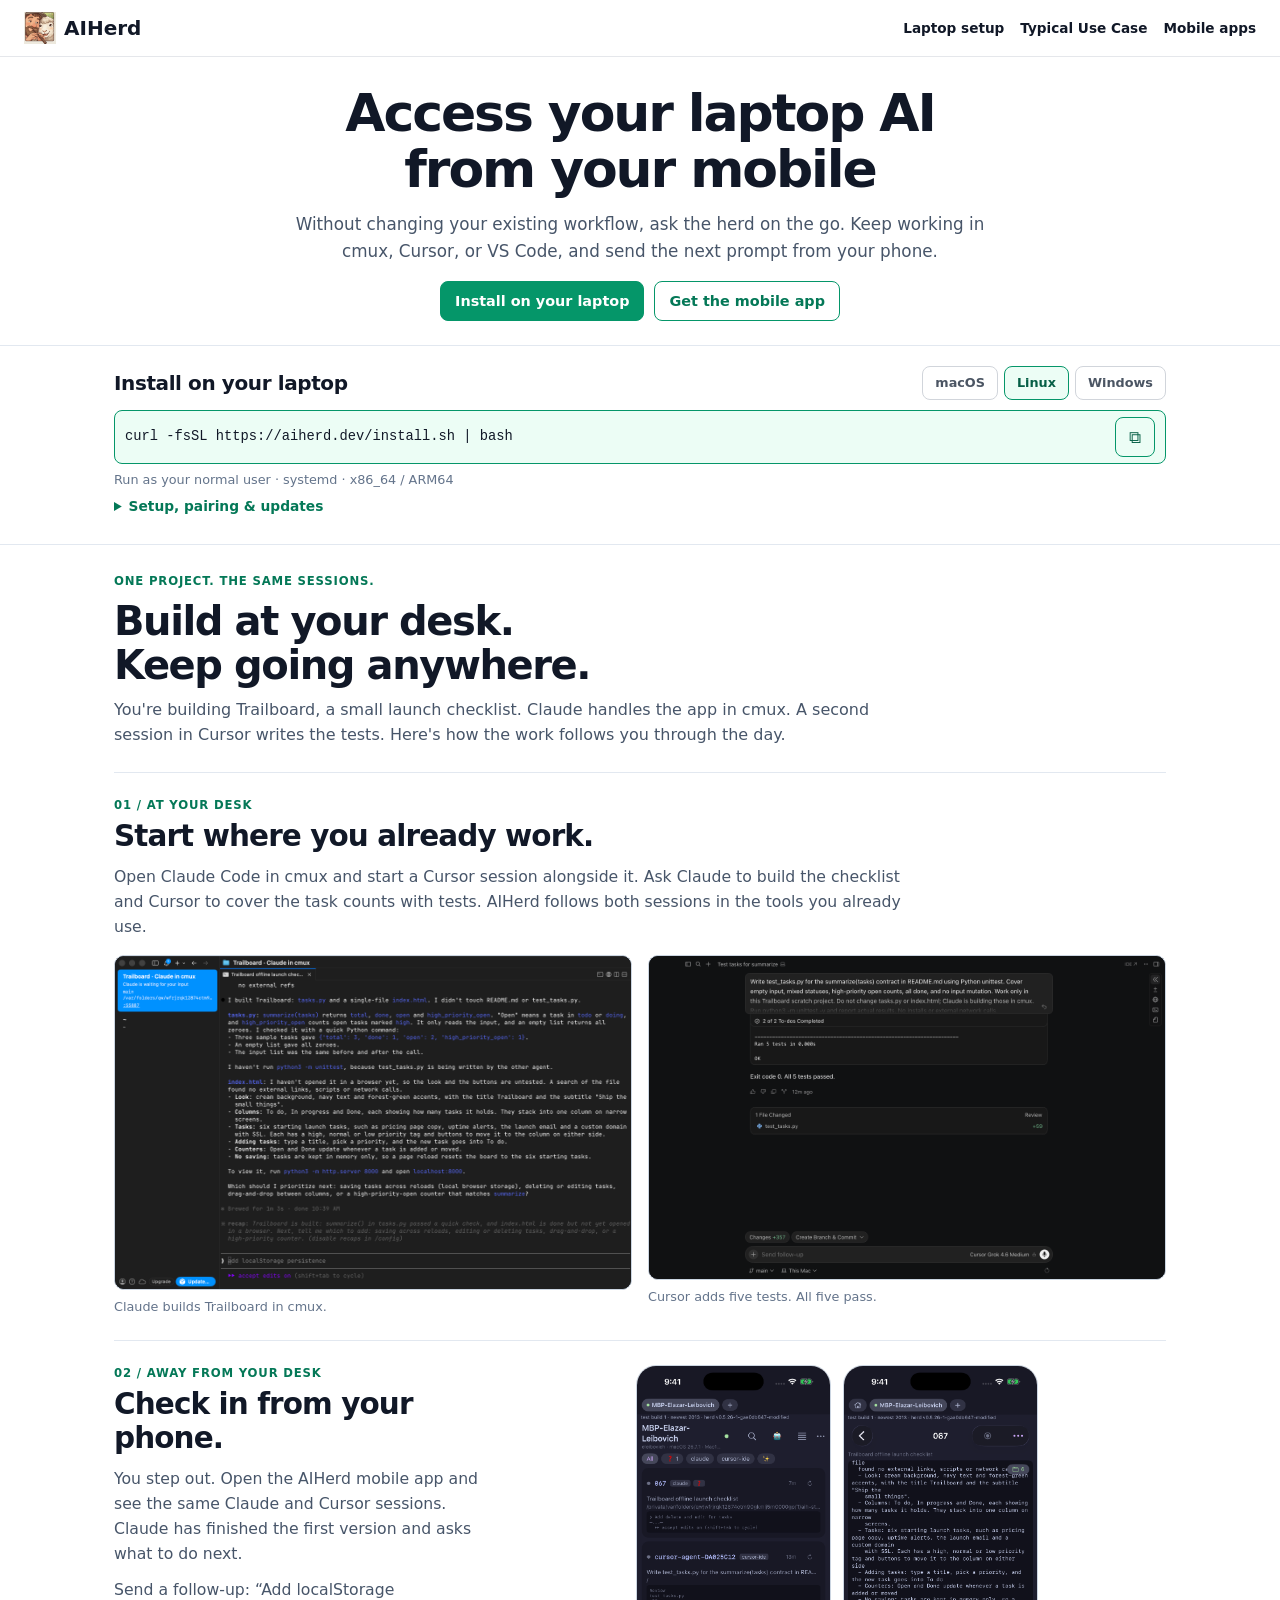
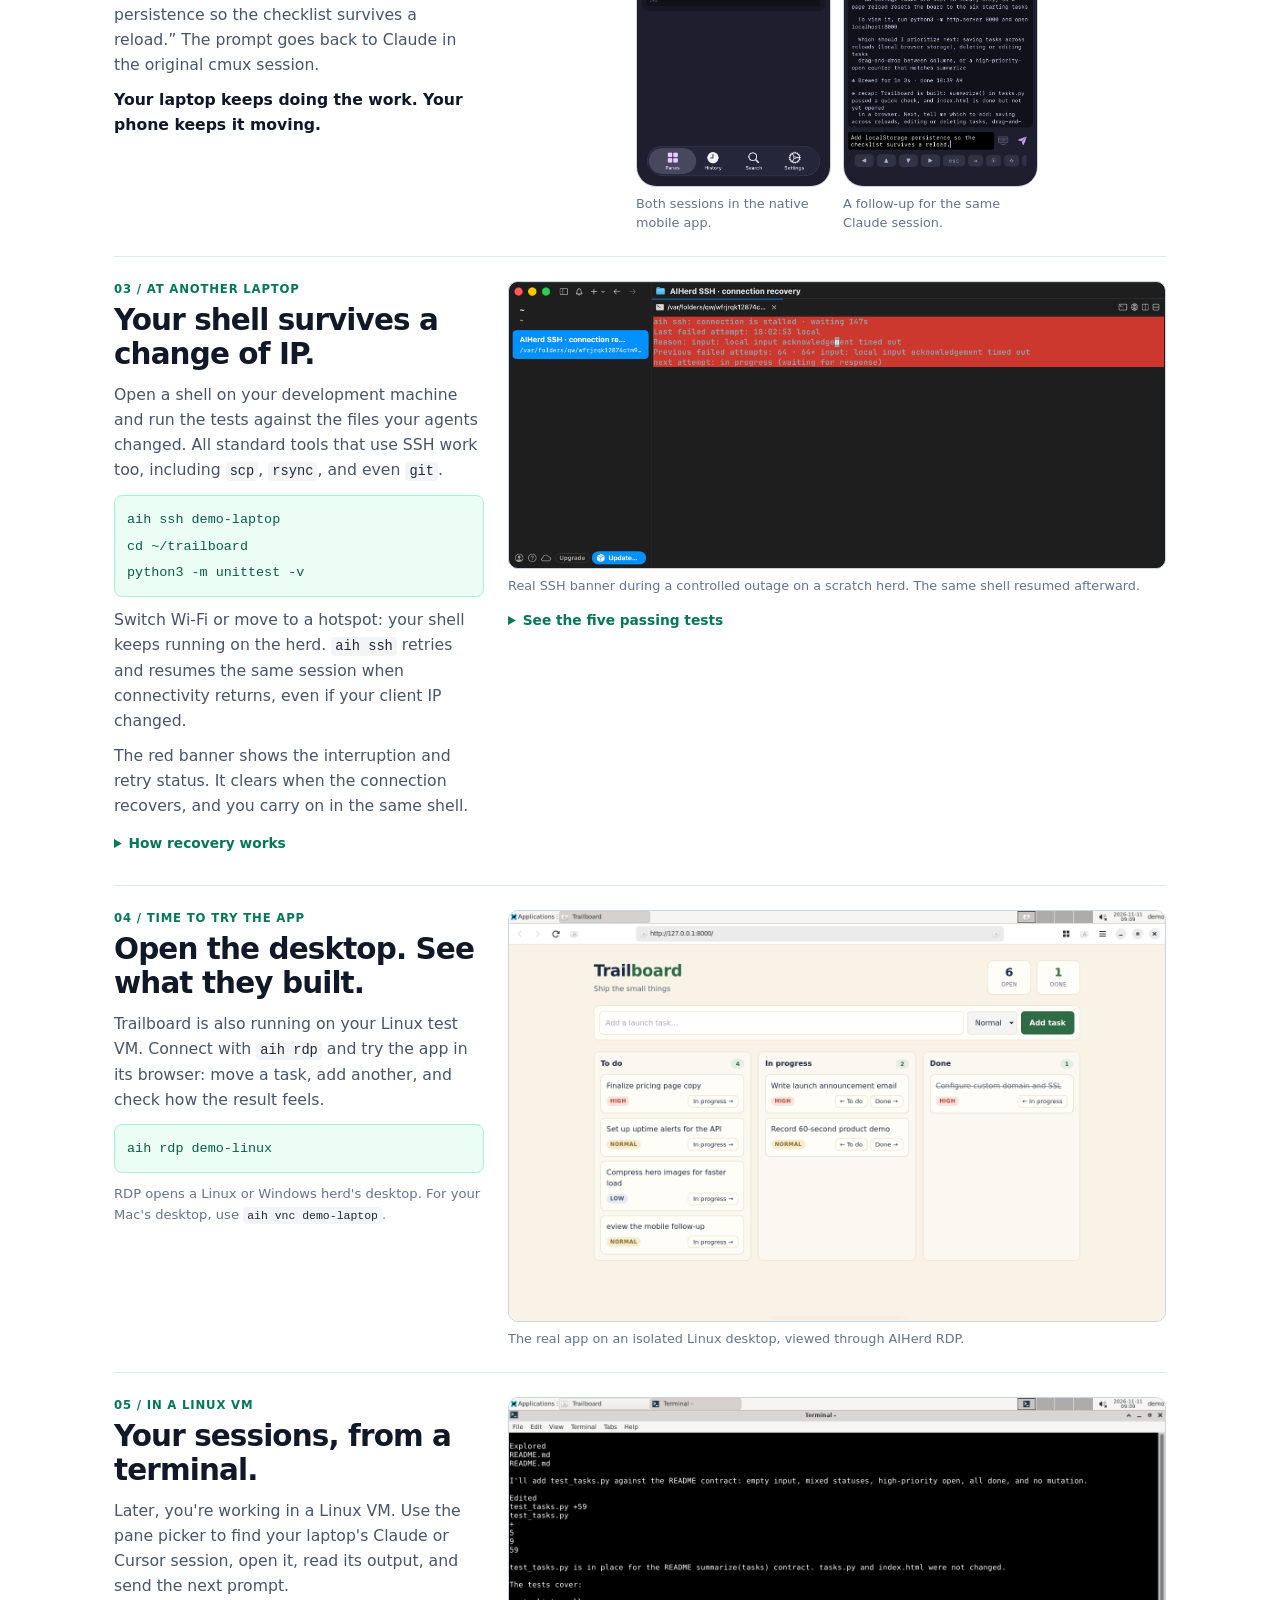
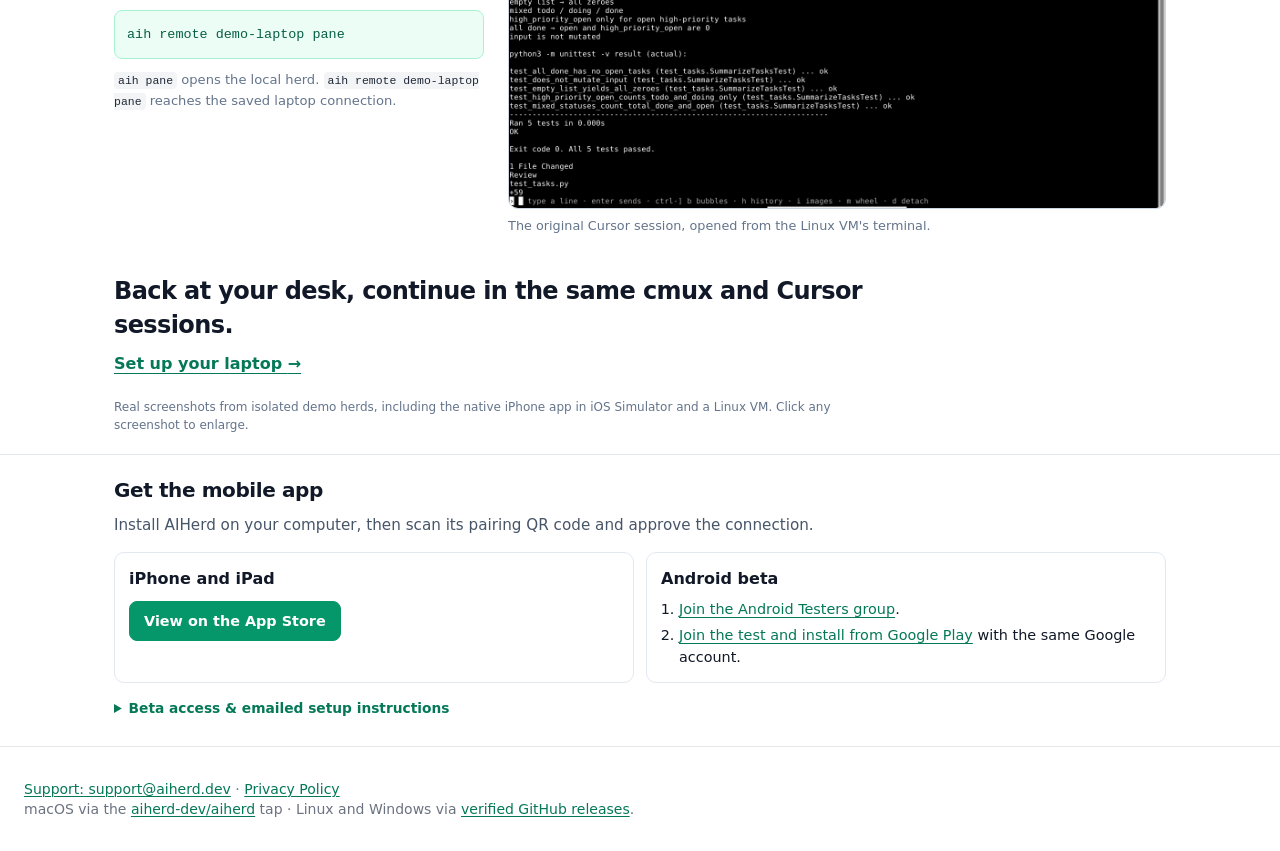
<file: docs/index.html>
<!doctype html>
<html lang="en">
<head>
<meta charset="utf-8">
<title>AIHerd — access your laptop AI from your mobile</title>
<meta name="viewport" content="width=device-width, initial-scale=1">
<meta name="description" content="Access your laptop AI from your mobile without changing your workflow. Keep working in VS Code, cmux, or Cursor and send a prompt to your coding agents on the go.">
<link rel="icon" href="favicon.ico" sizes="any">
<link rel="icon" type="image/png" href="img/icon.png">
<link rel="apple-touch-icon" href="img/icon.png">
<link rel="stylesheet" href="css/site.css?v=56f2ff1cd1cc">
<link rel="stylesheet" href="css/features.css?v=b7d164e47d42">
</head>
<body class="bg-white text-gray-900 antialiased dark:bg-gray-900 dark:text-white">

<header class="sticky top-0 z-20 border-b border-gray-200 bg-white/90 backdrop-blur dark:border-gray-700 dark:bg-gray-900/90">
  <nav class="main-nav mx-auto flex max-w-screen-xl items-center justify-between px-4 py-3 lg:px-6">
    <a href="#top" class="flex items-center gap-2">
      <img src="img/icon.png" class="h-8 w-8" alt="">
      <span class="text-xl font-semibold">AIHerd</span>
    </a>
    <div class="section-links">
      <a href="#install">Laptop setup</a>
      <a href="#story">Typical Use Case</a>
      <a href="#beta">Mobile apps</a>
    </div>
  </nav>
</header>

<main id="top">

<section class="hero">
  <h1>Access your laptop AI<br class="hidden sm:block"> from your mobile</h1>
  <p>Without changing your existing workflow, ask the herd on the go. Keep working in cmux, Cursor, or VS Code, and send the next prompt from your phone.</p>
  <div class="hero-actions">
    <a href="#install" class="primary-action">Install on your laptop</a>
    <a href="#beta" class="secondary-action">Get the mobile app</a>
  </div>
</section>

<section id="install" class="quick-install" aria-labelledby="laptop-setup-heading">
  <div class="compact-wrap">
    <div class="install-heading">
      <h2 id="laptop-setup-heading">Install on your laptop</h2>
      <div role="tablist" aria-label="Installation platform" class="install-tabs">
        <button id="mac-tab" type="button" role="tab" aria-controls="mac-install" aria-selected="true" tabindex="0" class="install-tab" data-platform="mac">macOS</button>
        <button id="linux-tab" type="button" role="tab" aria-controls="linux-install" aria-selected="false" tabindex="-1" class="install-tab" data-platform="linux">Linux</button>
        <button id="windows-tab" type="button" role="tab" aria-controls="windows-install" aria-selected="false" tabindex="-1" class="install-tab" data-platform="windows">Windows</button>
      </div>
    </div>
    <div id="mac-install" role="tabpanel" aria-labelledby="mac-tab">
      <div class="install-command">
        <pre><code id="install-cmd">brew install --cask aiherd-dev/aiherd/aiherd</code></pre>
        <button type="button" data-target="install-cmd" aria-label="Copy the macOS install command" title="Copy" class="copy-command">⧉</button>
      </div>
      <p class="install-requirements">Homebrew · macOS 14+ · Apple Silicon or Intel</p>
      <details class="install-details">
        <summary>Setup, pairing &amp; updates</summary>
        <div class="install-detail-copy">
          <p>Install <a href="https://brew.sh/">Homebrew</a> first if needed. Open AIHerd from Applications; it starts the herd automatically. Pair your phone using the app's herd connection menu.</p>
          <p>Update with <code>brew upgrade --cask aiherd</code>.</p>
          <p>Without Homebrew, download the signed macOS <code>.pkg</code> for Apple Silicon (aarch64) or Intel (x86_64) from <a href="https://github.com/aiherd-dev/homebrew-aiherd/releases/latest">the latest release</a>.</p>
        </div>
      </details>
    </div>
    <div id="linux-install" role="tabpanel" aria-labelledby="linux-tab" hidden>
      <div class="install-command">
        <pre><code id="linux-install-cmd">curl -fsSL https://aiherd.dev/install.sh | bash</code></pre>
        <button type="button" data-target="linux-install-cmd" aria-label="Copy the Linux install command" title="Copy" class="copy-command">⧉</button>
      </div>
      <p class="install-requirements">Run as your normal user · systemd · x86_64 / ARM64</p>
      <details class="install-details">
        <summary>Setup, pairing &amp; updates</summary>
        <div class="install-detail-copy">
          <p>The herd runs in the background with systemd, including after logout and reboot. The installer may ask for sudo to keep the service running after logout. Models download when first needed.</p>
          <p>Sign in to expose your herd. Open the printed sign-in URL on your phone or another computer.</p>
          <div class="install-command">
            <pre><code id="linux-login-cmd">export PATH="$HOME/.local/bin:$PATH"
aih login</code></pre>
            <button type="button" data-target="linux-login-cmd" aria-label="Copy the Linux login commands" title="Copy" class="copy-command">⧉</button>
          </div>
          <p>Add your mobile device, then scan the QR code or open the link and approve pairing in the terminal.</p>
          <div class="install-command">
            <pre><code id="linux-join-cmd">aih join</code></pre>
            <button type="button" data-target="linux-join-cmd" aria-label="Copy the mobile pairing command" title="Copy" class="copy-command">⧉</button>
          </div>
          <p>Run the install command again to upgrade. Check the service with <code>systemctl --user status aih.service</code>; read logs with <code>journalctl --user -u aih.service -f</code>.</p>
          <p><a href="install.sh">Read the installer</a> · <a href="https://github.com/aiherd-dev/homebrew-aiherd/releases/latest">Release downloads</a></p>
        </div>
      </details>
    </div>
    <div id="windows-install" role="tabpanel" aria-labelledby="windows-tab" hidden>
      <div class="install-command">
        <pre><code id="windows-install-cmd">irm https://aiherd.dev/install.ps1 | iex</code></pre>
        <button type="button" data-target="windows-install-cmd" aria-label="Copy the Windows install command" title="Copy" class="copy-command">⧉</button>
      </div>
      <p class="install-requirements">PowerShell as Administrator · x64 Windows 10 1809+ / Server 2019+</p>
      <details class="install-details">
        <summary>Setup, pairing &amp; updates</summary>
        <div class="install-detail-copy">
          <p>The installer verifies the download checksum, installs into Program Files, and starts the service at boot. Run the install command again to upgrade.</p>
          <p>Keep PowerShell elevated to sign in and pair your phone. Complete browser sign-in, then scan the QR code and approve pairing in the terminal.</p>
          <div class="install-command">
            <pre><code id="windows-login-cmd">aih login
aih join</code></pre>
            <button type="button" data-target="windows-login-cmd" aria-label="Copy the Windows sign-in and pairing commands" title="Copy" class="copy-command">⧉</button>
          </div>
          <p>During installation, choose View to see your terminals or Control to also send input from paired devices. Then open AIHerd from the Start menu. Live shows existing Windows Terminal tabs running under your ordinary Windows account. Upgrades keep existing phone pairings. RDP must already be enabled. Model summaries are not available on Windows.</p>
          <p><a href="install.ps1">Read the installer</a> · <a href="https://github.com/aiherd-dev/homebrew-aiherd/releases">Release downloads</a></p>
        </div>
      </details>
    </div>
  </div>
</section>

<section id="story" class="story-section" aria-labelledby="story-heading">
  <div class="story-wrap">
    <header class="story-intro">
      <p class="story-eyebrow">One project. The same sessions.</p>
      <h2 id="story-heading">Build at your desk.<br>Keep going anywhere.</h2>
      <p>You're building Trailboard, a small launch checklist. Claude handles the app in cmux. A second session in Cursor writes the tests. Here's how the work follows you through the day.</p>
    </header>

    <article id="local-agents" class="story-step" aria-labelledby="desk-heading">
      <div class="story-copy">
        <p class="story-eyebrow">01 / At your desk</p>
        <h3 id="desk-heading">Start where you already work.</h3>
        <p>Open Claude Code in cmux and start a Cursor session alongside it. Ask Claude to build the checklist and Cursor to cover the task counts with tests. AIHerd follows both sessions in the tools you already use.</p>
      </div>
      <div class="story-pair">
        <figure class="story-media">
          <a href="img/story/cmux-claude.png" target="_blank" rel="noopener" aria-label="Open the full cmux screenshot"><img src="img/story/cmux-claude.png" width="2360" height="1520" alt="Claude Code in a dedicated cmux workspace explains the Trailboard app it built and asks what to add next" loading="lazy"></a>
          <figcaption>Claude builds Trailboard in cmux.</figcaption>
        </figure>
        <figure class="story-media">
          <a href="img/story/cursor-tests.png" target="_blank" rel="noopener" aria-label="Open the full Cursor screenshot"><img src="img/story/cursor-tests.png" width="2560" height="1600" alt="The actual Cursor conversation shows test_tasks.py added and all five Trailboard tests passing" loading="lazy"></a>
          <figcaption>Cursor adds five tests. All five pass.</figcaption>
        </figure>
      </div>
    </article>

    <article id="remote-access" class="story-step story-mobile" aria-labelledby="phone-heading">
      <div class="story-copy">
        <p class="story-eyebrow">02 / Away from your desk</p>
        <h3 id="phone-heading">Check in from your phone.</h3>
        <p>You step out. Open the AIHerd mobile app and see the same Claude and Cursor sessions. Claude has finished the first version and asks what to do next.</p>
        <p>Send a follow-up: “Add localStorage persistence so the checklist survives a reload.” The prompt goes back to Claude in the original cmux session.</p>
        <p class="story-outcome">Your laptop keeps doing the work. Your phone keeps it moving.</p>
      </div>
      <div class="story-phones">
        <figure class="story-media story-phone">
          <a href="img/story/mobile-sessions.png" target="_blank" rel="noopener" aria-label="Open the full mobile session list"><img src="img/story/mobile-sessions.png" width="1206" height="2622" alt="The native AIHerd iPhone app lists the original cmux Claude session and Cursor agent session from the isolated demo herd" loading="lazy"></a>
          <figcaption>Both sessions in the native mobile app.</figcaption>
        </figure>
        <figure class="story-media story-phone">
          <a href="img/story/mobile-followup.png" target="_blank" rel="noopener" aria-label="Open the full mobile follow-up screenshot"><img src="img/story/mobile-followup.png" width="1206" height="2622" alt="The native AIHerd iPhone app displays Claude's Trailboard session and the follow-up asking for saving across reloads" loading="lazy"></a>
          <figcaption>A follow-up for the same Claude session.</figcaption>
        </figure>
      </div>
    </article>

    <article class="story-step" aria-labelledby="ssh-heading">
      <div class="story-copy">
        <p class="story-eyebrow">03 / At another laptop</p>
        <h3 id="ssh-heading">Your shell survives a change of IP.</h3>
        <p>Open a shell on your development machine and run the tests against the files your agents changed. All standard tools that use SSH work too, including <code>scp</code>, <code>rsync</code>, and even <code>git</code>.</p>
        <pre class="story-command"><code>aih ssh demo-laptop
cd ~/trailboard
python3 -m unittest -v</code></pre>
        <p>Switch Wi-Fi or move to a hotspot: your shell keeps running on the herd. <code>aih ssh</code> retries and resumes the same session when connectivity returns, even if your client IP changed.</p>
        <p>The red banner shows the interruption and retry status. It clears when the connection recovers, and you carry on in the same shell.</p>
        <details class="story-extra"><summary>How recovery works</summary><p>The remote herd must keep running. The CLI reconnects to it and resumes the existing SSH session, without requiring a fixed client IP.</p></details>
      </div>
      <div class="ssh-media">
        <figure class="story-media">
          <a href="img/story/ssh-reconnecting.png" target="_blank" rel="noopener" aria-label="Open the full SSH reconnecting banner screenshot"><img src="img/story/ssh-reconnecting.png" width="2200" height="960" alt="Actual red aih ssh connection is stalled banner during an injected network outage, showing elapsed time and automatic retry status" loading="lazy"></a>
          <figcaption>Real SSH banner during a controlled outage on a scratch herd. The same shell resumed afterward.</figcaption>
        </figure>
        <details class="story-extra"><summary>See the five passing tests</summary>
      <figure class="story-media">
        <a href="img/story/ssh-tests.png" target="_blank" rel="noopener" aria-label="Open the full SSH test screenshot"><img src="img/story/ssh-tests.png" width="1440" height="900" alt="A separate Linux client connects to demo-laptop with aih ssh and runs all five Trailboard unit tests successfully" loading="lazy"></a>
        <figcaption>Actual test output over AIHerd SSH from a separate Linux client.</figcaption>
      </figure>
        </details>
      </div>
    </article>

    <article class="story-step" aria-labelledby="rdp-heading">
      <div class="story-copy">
        <p class="story-eyebrow">04 / Time to try the app</p>
        <h3 id="rdp-heading">Open the desktop. See what they built.</h3>
        <p>Trailboard is also running on your Linux test VM. Connect with <code>aih rdp</code> and try the app in its browser: move a task, add another, and check how the result feels.</p>
        <pre class="story-command"><code>aih rdp demo-linux</code></pre>
        <p class="story-note">RDP opens a Linux or Windows herd's desktop. For your Mac's desktop, use <code>aih vnc demo-laptop</code>.</p>
      </div>
      <figure class="story-media">
        <a href="img/story/rdp-app.png" target="_blank" rel="noopener" aria-label="Open the full RDP desktop screenshot"><img src="img/story/rdp-app.png" width="1440" height="900" alt="A real Linux scratch VM desktop viewed through aih rdp, with the agent-built Trailboard checklist running in its browser" loading="lazy"></a>
        <figcaption>The real app on an isolated Linux desktop, viewed through AIHerd RDP.</figcaption>
      </figure>
    </article>

    <article class="story-step" aria-labelledby="pane-heading">
      <div class="story-copy">
        <p class="story-eyebrow">05 / In a Linux VM</p>
        <h3 id="pane-heading">Your sessions, from a terminal.</h3>
        <p>Later, you're working in a Linux VM. Use the pane picker to find your laptop's Claude or Cursor session, open it, read its output, and send the next prompt.</p>
        <pre class="story-command"><code>aih remote demo-laptop pane</code></pre>
        <p class="story-note"><code>aih pane</code> opens the local herd. <code>aih remote demo-laptop pane</code> reaches the saved laptop connection.</p>
      </div>
      <figure class="story-media">
        <a href="img/story/linux-pane.png" target="_blank" rel="noopener" aria-label="Open the full Linux pane screenshot"><img src="img/story/linux-pane.png" width="1440" height="900" alt="The original Cursor agent conversation is opened in a Linux VM terminal using aih remote demo-laptop pane, with live output and a command input line" loading="lazy"></a>
        <figcaption>The original Cursor session, opened from the Linux VM's terminal.</figcaption>
      </figure>
    </article>

    <div class="story-ending">
      <p>Back at your desk, continue in the same cmux and Cursor sessions.</p>
      <a href="#install">Set up your laptop <span aria-hidden="true">→</span></a>
    </div>
    <p class="story-provenance">Real screenshots from isolated demo herds, including the native iPhone app in iOS Simulator and a Linux VM. Click any screenshot to enlarge.</p>
  </div>
</section>




<section id="beta" class="mobile-setup" aria-labelledby="phone-setup-heading">
  <div class="compact-wrap">
    <h2 id="phone-setup-heading">Get the mobile app</h2>
    <p class="mobile-intro">Install AIHerd on your computer, then scan its pairing QR code and approve the connection.</p>
    <div class="download-cards">
      <div class="download-card">
        <h3>iPhone and iPad</h3>
        <a href="https://apps.apple.com/app/aiherd/id6802066737" class="primary-action">View on the App Store</a>
      </div>
      <div class="download-card">
        <h3>Android beta</h3>
        <ol><li><a href="https://groups.google.com/g/aiherd-android-testers/about">Join the Android Testers group</a>.</li><li><a href="https://play.google.com/apps/testing/dev.aiherd.app">Join the test and install from Google Play</a> with the same Google account.</li></ol>
      </div>
    </div>
      <p id="beta-thanks" hidden
         class="mt-6 rounded-lg border border-primary-600 bg-primary-50 px-4 py-3 text-primary-900 dark:border-primary-500/60 dark:bg-primary-500/10 dark:text-primary-200">
        You're on the list — check your inbox for installation instructions. If you don't see them, check your spam folder.
      </p>
    <details class="signup-details">
      <summary>Beta access &amp; emailed setup instructions</summary>
      <form id="beta-form" action="https://subscribe.aiherd.dev/" method="POST" class="mt-6 space-y-3">
        <input type="checkbox" name="_honeypot" style="display:none" tabindex="-1" autocomplete="off">
        <div>
          <label for="beta-platform" class="block text-sm font-medium">Phone type</label>
          <select id="beta-platform" name="platform" required
                  class="mt-1 w-full rounded-lg border border-gray-300 bg-white px-3 py-2 focus:border-primary-600 focus:outline-none focus:ring-2 focus:ring-primary-400 dark:border-gray-600 dark:bg-gray-800">
            <option value="" disabled selected>Choose your phone</option>
            <option value="android">Android</option>
            <option value="iphone">iPhone</option>
          </select>
        </div>
        <div>
          <label for="beta-email" class="block text-sm font-medium">Email</label>
          <input id="beta-email" name="email" type="email" required autocomplete="email" placeholder="you@example.com"
                 class="mt-1 w-full rounded-lg border border-gray-300 bg-white px-3 py-2 focus:border-primary-600 focus:outline-none focus:ring-2 focus:ring-primary-400 dark:border-gray-600 dark:bg-gray-800">
        </div>
        <div>
          <label for="beta-phone" class="block text-sm font-medium">Phone number</label>
          <input id="beta-phone" name="phone" type="tel" required autocomplete="tel" placeholder="+1 555 0100"
                 class="mt-1 w-full rounded-lg border border-gray-300 bg-white px-3 py-2 focus:border-primary-600 focus:outline-none focus:ring-2 focus:ring-primary-400 dark:border-gray-600 dark:bg-gray-800">
        </div>
        <button type="submit"
                class="w-full rounded-lg bg-primary-600 px-5 py-2.5 font-medium text-white hover:bg-primary-700 focus:outline-none focus:ring-2 focus:ring-primary-400">
          Join the beta
        </button>
        <p class="text-sm text-gray-500 dark:text-gray-400">Used only for beta access and installation instructions.</p>
      </form>
    </details>
  </div>
</section>

</main>

<footer class="border-t border-gray-200 dark:border-gray-700">
  <div class="prose-block mx-auto max-w-screen-xl px-4 py-8 text-sm text-gray-500 lg:px-6 dark:text-gray-400">
    <a href="mailto:support@aiherd.dev">Support: support@aiherd.dev</a> · <a href="/privacy.html">Privacy Policy</a><br>
    macOS via the <a href="https://github.com/aiherd-dev/homebrew-aiherd">aiherd-dev/aiherd</a> tap · Linux and Windows via <a href="https://github.com/aiherd-dev/homebrew-aiherd/releases">verified GitHub releases</a>.
  </div>
</footer>

<script>
  // The signup endpoint 303s back here with ?subscribed=1. Swap the form for a
  // thank-you rather than leaving the visitor on a bare form they just filled.
  if (new URLSearchParams(location.search).has("subscribed")) {
    document.getElementById("beta-form").hidden = true;
    document.getElementById("beta-thanks").hidden = false;
  }

  const tabs = [...document.querySelectorAll('[role="tab"][data-platform]')];
  function selectPlatform(platform, focus = false) {
    tabs.forEach((tab) => {
      const selected = tab.dataset.platform === platform;
      tab.setAttribute("aria-selected", String(selected));
      tab.tabIndex = selected ? 0 : -1;
      document.getElementById(tab.getAttribute("aria-controls")).hidden = !selected;
      if (selected && focus) tab.focus();
    });
  }
  tabs.forEach((tab, index) => {
    tab.addEventListener("click", () => selectPlatform(tab.dataset.platform));
    tab.addEventListener("keydown", (event) => {
      let next;
      if (event.key === "ArrowRight") next = (index + 1) % tabs.length;
      if (event.key === "ArrowLeft") next = (index + tabs.length - 1) % tabs.length;
      if (event.key === "Home") next = 0;
      if (event.key === "End") next = tabs.length - 1;
      if (next !== undefined) {
        event.preventDefault();
        selectPlatform(tabs[next].dataset.platform, true);
      }
    });
  });
  const requestedPlatform = new URLSearchParams(location.search).get("platform");
  selectPlatform(["mac", "linux", "windows"].includes(requestedPlatform) ? requestedPlatform : (/Win/.test(navigator.platform) ? "windows" : /Linux/.test(navigator.platform) && !/Android/.test(navigator.userAgent) ? "linux" : "mac"));

  // navigator.clipboard needs a secure context, so it's absent over plain http
  // (someone serving these docs locally). Fall back to a throwaway textarea +
  // execCommand, which still works everywhere that matters.
  document.querySelectorAll("button[data-target]").forEach((btn) => {
    // Remember the glyph the markup shipped with, so the reset below restores it
    // rather than a string duplicated in here.
    const idle = btn.textContent;
    btn.addEventListener("click", async () => {
      const text = document.getElementById(btn.dataset.target).textContent;
      try {
        if (navigator.clipboard?.writeText) {
          await navigator.clipboard.writeText(text);
        } else {
          const ta = document.createElement("textarea");
          ta.value = text;
          ta.style.position = "fixed";
          ta.style.opacity = "0";
          document.body.appendChild(ta);
          ta.select();
          document.execCommand("copy");
          ta.remove();
        }
        btn.textContent = "✓";
      } catch {
        // Don't claim success we didn't get — leave the text selectable.
        btn.textContent = "⌘C";
      }
      setTimeout(() => { btn.textContent = idle; }, 1600);
    });
  });
</script>

</body>
</html>
</file>
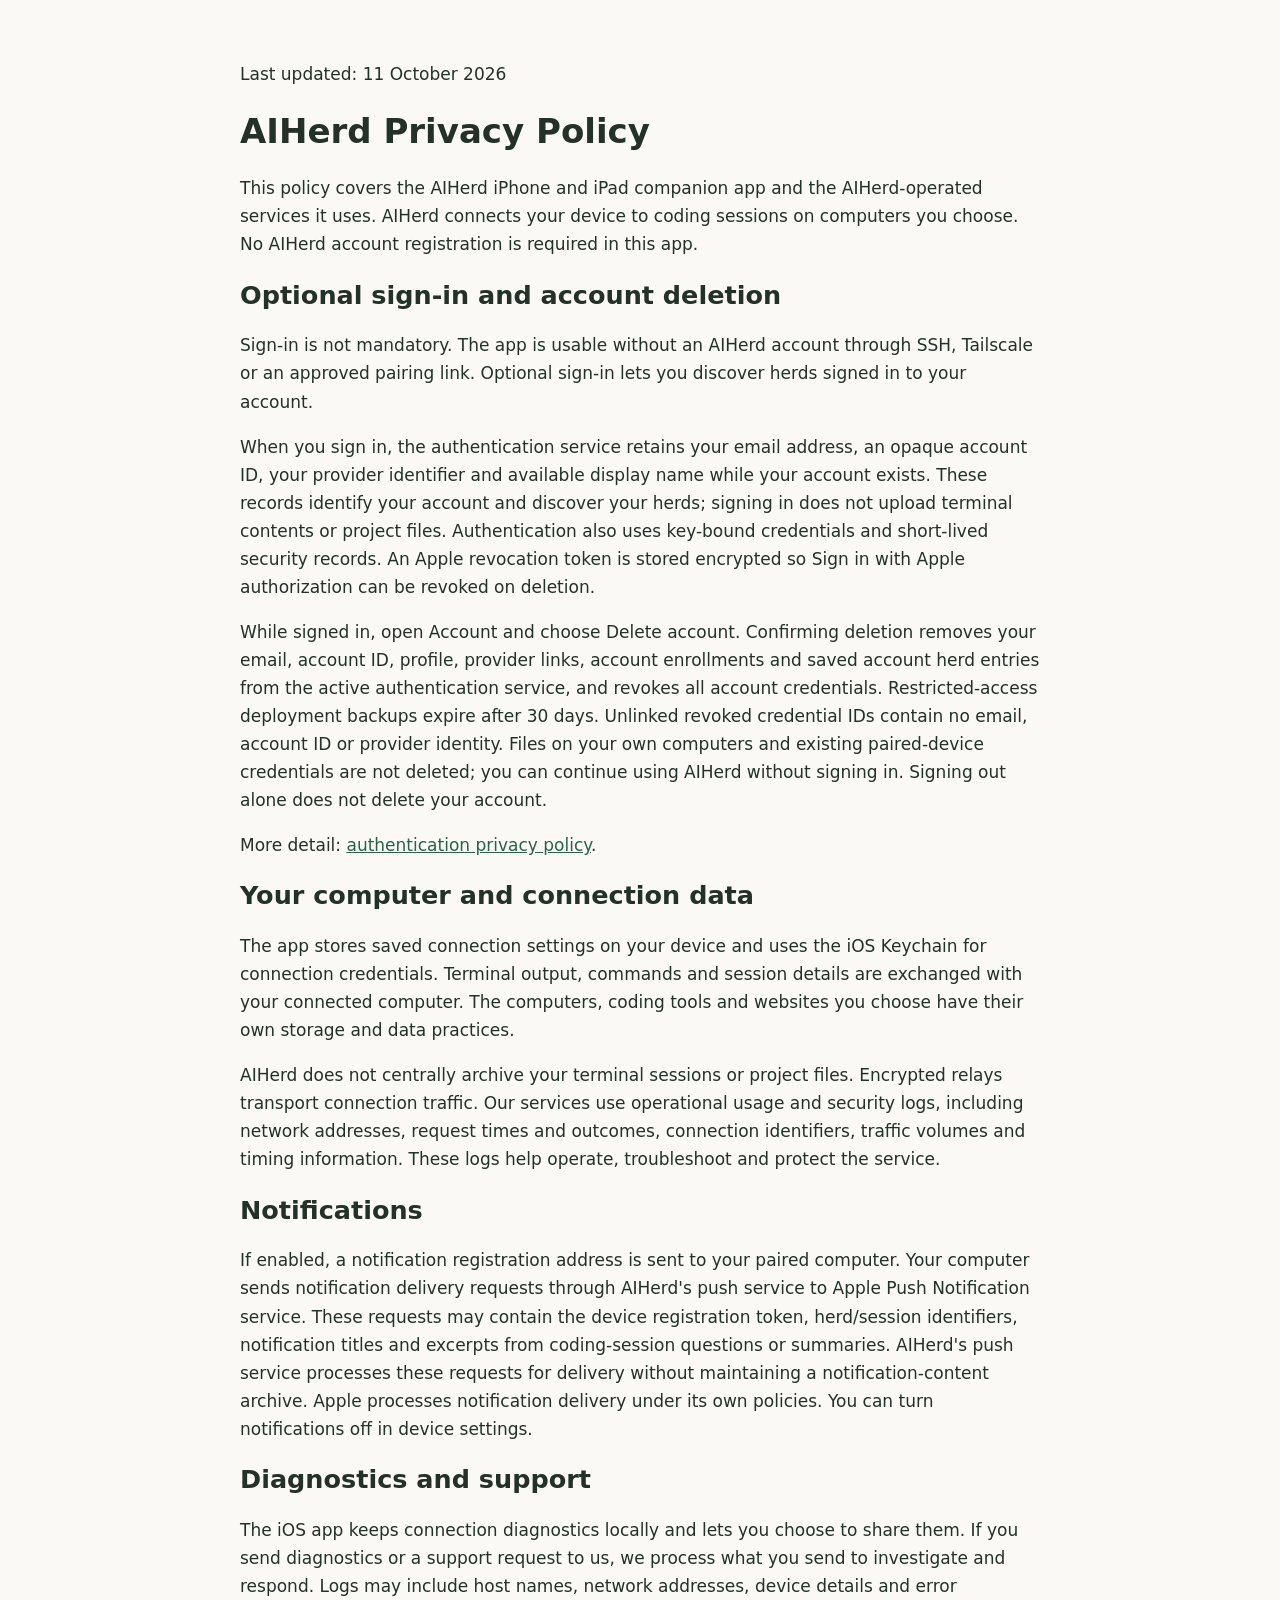
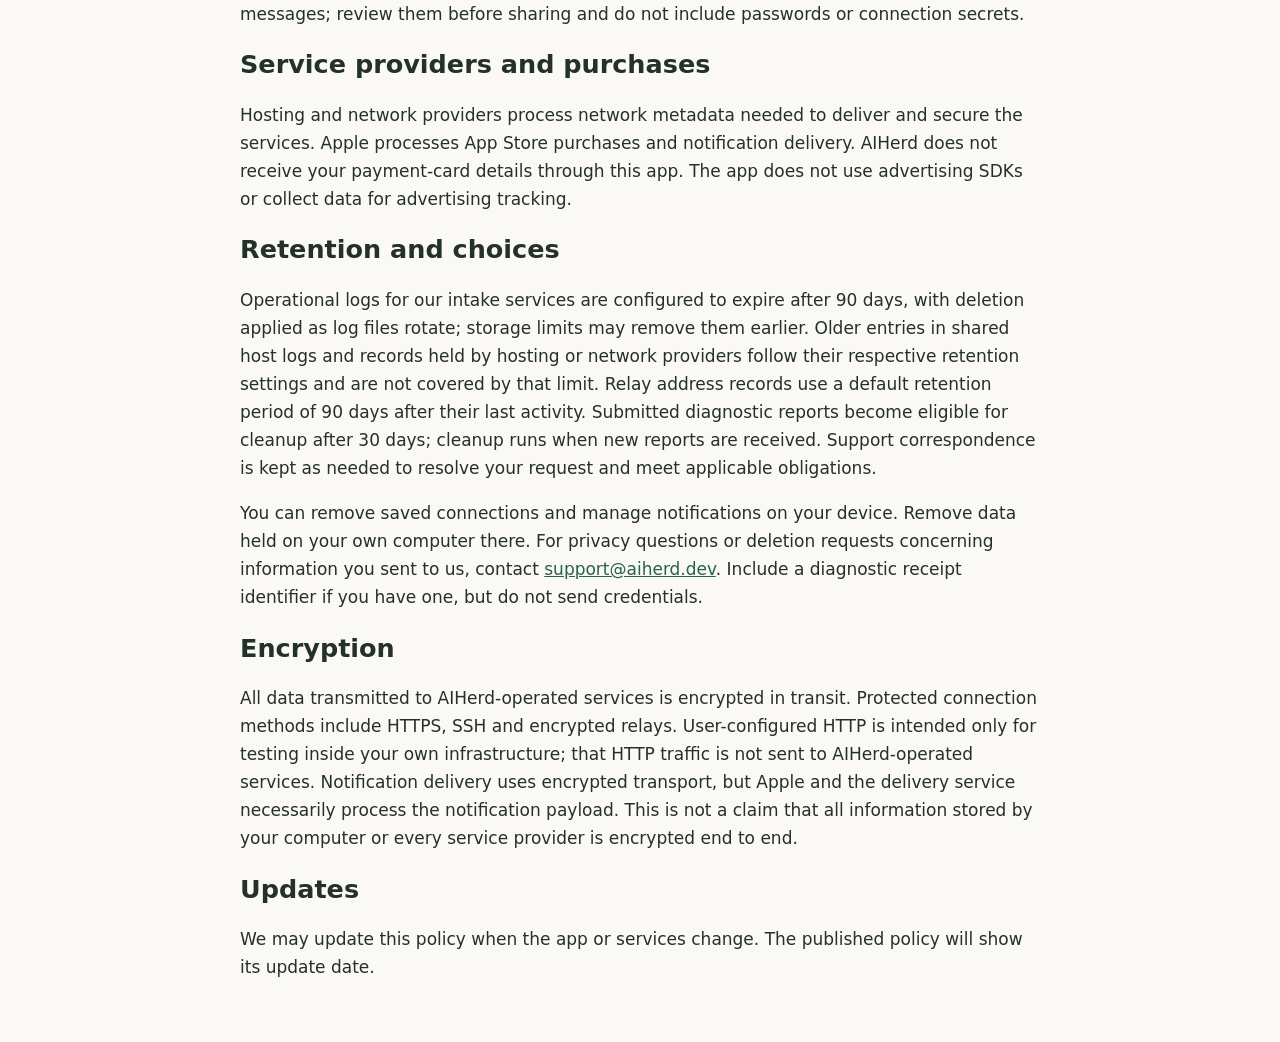
<file: docs/privacy.html>
<!doctype html><html lang="en"><meta charset="utf-8"><meta name="viewport" content="width=device-width,initial-scale=1"><title>AIHerd Privacy Policy</title><style>body{max-width:800px;margin:60px auto;padding:0 24px;font:17px/1.65 system-ui;color:#243128;background:#faf9f5}h1,h2{line-height:1.2}aside{background:#fff0cf;padding:18px;border-radius:12px}a{color:#276447}</style>
<p>Last updated: 11 October 2026</p>
<h1>AIHerd Privacy Policy</h1>
<p>This policy covers the AIHerd iPhone and iPad companion app and the AIHerd-operated services it uses. AIHerd connects your device to coding sessions on computers you choose. No AIHerd account registration is required in this app.</p>
<h2>Optional sign-in and account deletion</h2>
<p>Sign-in is not mandatory. The app is usable without an AIHerd account through SSH, Tailscale or an approved pairing link. Optional sign-in lets you discover herds signed in to your account.</p>
<p>When you sign in, the authentication service retains your email address, an opaque account ID, your provider identifier and available display name while your account exists. These records identify your account and discover your herds; signing in does not upload terminal contents or project files. Authentication also uses key-bound credentials and short-lived security records. An Apple revocation token is stored encrypted so Sign in with Apple authorization can be revoked on deletion.</p>
<p>While signed in, open Account and choose Delete account. Confirming deletion removes your email, account ID, profile, provider links, account enrollments and saved account herd entries from the active authentication service, and revokes all account credentials. Restricted-access deployment backups expire after 30 days. Unlinked revoked credential IDs contain no email, account ID or provider identity. Files on your own computers and existing paired-device credentials are not deleted; you can continue using AIHerd without signing in. Signing out alone does not delete your account.</p>
<p>More detail: <a href="https://auth.aiherd.dev/privacy">authentication privacy policy</a>.</p>
<h2>Your computer and connection data</h2>
<p>The app stores saved connection settings on your device and uses the iOS Keychain for connection credentials. Terminal output, commands and session details are exchanged with your connected computer. The computers, coding tools and websites you choose have their own storage and data practices.</p>
<p>AIHerd does not centrally archive your terminal sessions or project files. Encrypted relays transport connection traffic. Our services use operational usage and security logs, including network addresses, request times and outcomes, connection identifiers, traffic volumes and timing information. These logs help operate, troubleshoot and protect the service.</p>
<h2>Notifications</h2>
<p>If enabled, a notification registration address is sent to your paired computer. Your computer sends notification delivery requests through AIHerd's push service to Apple Push Notification service. These requests may contain the device registration token, herd/session identifiers, notification titles and excerpts from coding-session questions or summaries. AIHerd's push service processes these requests for delivery without maintaining a notification-content archive. Apple processes notification delivery under its own policies. You can turn notifications off in device settings.</p>
<h2>Diagnostics and support</h2>
<p>The iOS app keeps connection diagnostics locally and lets you choose to share them. If you send diagnostics or a support request to us, we process what you send to investigate and respond. Logs may include host names, network addresses, device details and error messages; review them before sharing and do not include passwords or connection secrets.</p>
<h2>Service providers and purchases</h2>
<p>Hosting and network providers process network metadata needed to deliver and secure the services. Apple processes App Store purchases and notification delivery. AIHerd does not receive your payment-card details through this app. The app does not use advertising SDKs or collect data for advertising tracking.</p>
<h2>Retention and choices</h2>
<p>Operational logs for our intake services are configured to expire after 90 days, with deletion applied as log files rotate; storage limits may remove them earlier. Older entries in shared host logs and records held by hosting or network providers follow their respective retention settings and are not covered by that limit. Relay address records use a default retention period of 90 days after their last activity. Submitted diagnostic reports become eligible for cleanup after 30 days; cleanup runs when new reports are received. Support correspondence is kept as needed to resolve your request and meet applicable obligations.</p>
<p>You can remove saved connections and manage notifications on your device. Remove data held on your own computer there. For privacy questions or deletion requests concerning information you sent to us, contact <a href="mailto:support@aiherd.dev">support@aiherd.dev</a>. Include a diagnostic receipt identifier if you have one, but do not send credentials.</p>
<h2>Encryption</h2>
<p>All data transmitted to AIHerd-operated services is encrypted in transit. Protected connection methods include HTTPS, SSH and encrypted relays. User-configured HTTP is intended only for testing inside your own infrastructure; that HTTP traffic is not sent to AIHerd-operated services. Notification delivery uses encrypted transport, but Apple and the delivery service necessarily process the notification payload. This is not a claim that all information stored by your computer or every service provider is encrypted end to end.</p>
<h2>Updates</h2><p>We may update this policy when the app or services change. The published policy will show its update date.</p></html>
</file>
<file: docs/css/site.css>
*,:after,:before{--tw-border-spacing-x:0;--tw-border-spacing-y:0;--tw-translate-x:0;--tw-translate-y:0;--tw-rotate:0;--tw-skew-x:0;--tw-skew-y:0;--tw-scale-x:1;--tw-scale-y:1;--tw-pan-x: ;--tw-pan-y: ;--tw-pinch-zoom: ;--tw-scroll-snap-strictness:proximity;--tw-gradient-from-position: ;--tw-gradient-via-position: ;--tw-gradient-to-position: ;--tw-ordinal: ;--tw-slashed-zero: ;--tw-numeric-figure: ;--tw-numeric-spacing: ;--tw-numeric-fraction: ;--tw-ring-inset: ;--tw-ring-offset-width:0px;--tw-ring-offset-color:#fff;--tw-ring-color:rgba(59,130,246,.5);--tw-ring-offset-shadow:0 0 #0000;--tw-ring-shadow:0 0 #0000;--tw-shadow:0 0 #0000;--tw-shadow-colored:0 0 #0000;--tw-blur: ;--tw-brightness: ;--tw-contrast: ;--tw-grayscale: ;--tw-hue-rotate: ;--tw-invert: ;--tw-saturate: ;--tw-sepia: ;--tw-drop-shadow: ;--tw-backdrop-blur: ;--tw-backdrop-brightness: ;--tw-backdrop-contrast: ;--tw-backdrop-grayscale: ;--tw-backdrop-hue-rotate: ;--tw-backdrop-invert: ;--tw-backdrop-opacity: ;--tw-backdrop-saturate: ;--tw-backdrop-sepia: ;--tw-contain-size: ;--tw-contain-layout: ;--tw-contain-paint: ;--tw-contain-style: }::backdrop{--tw-border-spacing-x:0;--tw-border-spacing-y:0;--tw-translate-x:0;--tw-translate-y:0;--tw-rotate:0;--tw-skew-x:0;--tw-skew-y:0;--tw-scale-x:1;--tw-scale-y:1;--tw-pan-x: ;--tw-pan-y: ;--tw-pinch-zoom: ;--tw-scroll-snap-strictness:proximity;--tw-gradient-from-position: ;--tw-gradient-via-position: ;--tw-gradient-to-position: ;--tw-ordinal: ;--tw-slashed-zero: ;--tw-numeric-figure: ;--tw-numeric-spacing: ;--tw-numeric-fraction: ;--tw-ring-inset: ;--tw-ring-offset-width:0px;--tw-ring-offset-color:#fff;--tw-ring-color:rgba(59,130,246,.5);--tw-ring-offset-shadow:0 0 #0000;--tw-ring-shadow:0 0 #0000;--tw-shadow:0 0 #0000;--tw-shadow-colored:0 0 #0000;--tw-blur: ;--tw-brightness: ;--tw-contrast: ;--tw-grayscale: ;--tw-hue-rotate: ;--tw-invert: ;--tw-saturate: ;--tw-sepia: ;--tw-drop-shadow: ;--tw-backdrop-blur: ;--tw-backdrop-brightness: ;--tw-backdrop-contrast: ;--tw-backdrop-grayscale: ;--tw-backdrop-hue-rotate: ;--tw-backdrop-invert: ;--tw-backdrop-opacity: ;--tw-backdrop-saturate: ;--tw-backdrop-sepia: ;--tw-contain-size: ;--tw-contain-layout: ;--tw-contain-paint: ;--tw-contain-style: }
/*! tailwindcss v3.4.19 | MIT License | https://tailwindcss.com*/*,:after,:before{box-sizing:border-box;border:0 solid #e5e7eb}:after,:before{--tw-content:""}:host,html{line-height:1.5;-webkit-text-size-adjust:100%;-moz-tab-size:4;-o-tab-size:4;tab-size:4;font-family:ui-sans-serif,system-ui,sans-serif,Apple Color Emoji,Segoe UI Emoji,Segoe UI Symbol,Noto Color Emoji;font-feature-settings:normal;font-variation-settings:normal;-webkit-tap-highlight-color:transparent}body{margin:0;line-height:inherit}hr{height:0;color:inherit;border-top-width:1px}abbr:where([title]){-webkit-text-decoration:underline dotted;text-decoration:underline dotted}h1,h2,h3,h4,h5,h6{font-size:inherit;font-weight:inherit}a{color:inherit;text-decoration:inherit}b,strong{font-weight:bolder}code,kbd,pre,samp{font-family:ui-monospace,SFMono-Regular,Menlo,Monaco,Consolas,Liberation Mono,Courier New,monospace;font-feature-settings:normal;font-variation-settings:normal;font-size:1em}small{font-size:80%}sub,sup{font-size:75%;line-height:0;position:relative;vertical-align:baseline}sub{bottom:-.25em}sup{top:-.5em}table{text-indent:0;border-color:inherit;border-collapse:collapse}button,input,optgroup,select,textarea{font-family:inherit;font-feature-settings:inherit;font-variation-settings:inherit;font-size:100%;font-weight:inherit;line-height:inherit;letter-spacing:inherit;color:inherit;margin:0;padding:0}button,select{text-transform:none}button,input:where([type=button]),input:where([type=reset]),input:where([type=submit]){-webkit-appearance:button;background-color:transparent;background-image:none}:-moz-focusring{outline:auto}:-moz-ui-invalid{box-shadow:none}progress{vertical-align:baseline}::-webkit-inner-spin-button,::-webkit-outer-spin-button{height:auto}[type=search]{-webkit-appearance:textfield;outline-offset:-2px}::-webkit-search-decoration{-webkit-appearance:none}::-webkit-file-upload-button{-webkit-appearance:button;font:inherit}summary{display:list-item}blockquote,dd,dl,figure,h1,h2,h3,h4,h5,h6,hr,p,pre{margin:0}fieldset{margin:0}fieldset,legend{padding:0}menu,ol,ul{list-style:none;margin:0;padding:0}dialog{padding:0}textarea{resize:vertical}input::-moz-placeholder,textarea::-moz-placeholder{opacity:1;color:#9ca3af}input::placeholder,textarea::placeholder{opacity:1;color:#9ca3af}[role=button],button{cursor:pointer}:disabled{cursor:default}audio,canvas,embed,iframe,img,object,svg,video{display:block;vertical-align:middle}img,video{max-width:100%;height:auto}[hidden]:where(:not([hidden=until-found])){display:none}code{border-radius:.25rem;--tw-bg-opacity:1;background-color:rgb(243 244 246/var(--tw-bg-opacity,1));padding:.125rem .25rem;font-family:ui-monospace,SFMono-Regular,Menlo,Monaco,Consolas,Liberation Mono,Courier New,monospace;font-size:.875em;--tw-text-opacity:1;color:rgb(31 41 55/var(--tw-text-opacity,1))}@media (prefers-color-scheme:dark){code{--tw-bg-opacity:1;background-color:rgb(31 41 55/var(--tw-bg-opacity,1));--tw-text-opacity:1;color:rgb(229 231 235/var(--tw-text-opacity,1))}}.prose-block a{font-weight:500;--tw-text-opacity:1;color:rgb(4 120 87/var(--tw-text-opacity,1));text-decoration-line:underline;text-decoration-thickness:1px;text-underline-offset:2px}@media (prefers-color-scheme:dark){.prose-block a{--tw-text-opacity:1;color:rgb(52 211 153/var(--tw-text-opacity,1))}}.install-tab{border-radius:.5rem;border-width:1px;--tw-border-opacity:1;border-color:rgb(209 213 219/var(--tw-border-opacity,1));padding:.5rem 1.25rem;font-size:.875rem;line-height:1.25rem;font-weight:600;--tw-text-opacity:1;color:rgb(75 85 99/var(--tw-text-opacity,1))}.install-tab:hover{--tw-bg-opacity:1;background-color:rgb(243 244 246/var(--tw-bg-opacity,1))}.install-tab:focus{outline:2px solid transparent;outline-offset:2px;--tw-ring-offset-shadow:var(--tw-ring-inset) 0 0 0 var(--tw-ring-offset-width) var(--tw-ring-offset-color);--tw-ring-shadow:var(--tw-ring-inset) 0 0 0 calc(2px + var(--tw-ring-offset-width)) var(--tw-ring-color);box-shadow:var(--tw-ring-offset-shadow),var(--tw-ring-shadow),var(--tw-shadow,0 0 #0000);--tw-ring-opacity:1;--tw-ring-color:rgb(52 211 153/var(--tw-ring-opacity,1))}@media (prefers-color-scheme:dark){.install-tab{--tw-border-opacity:1;border-color:rgb(75 85 99/var(--tw-border-opacity,1));--tw-text-opacity:1;color:rgb(209 213 219/var(--tw-text-opacity,1))}.install-tab:hover{--tw-bg-opacity:1;background-color:rgb(31 41 55/var(--tw-bg-opacity,1))}}.install-tab[aria-selected=true]{--tw-border-opacity:1;border-color:rgb(5 150 105/var(--tw-border-opacity,1));--tw-bg-opacity:1;background-color:rgb(236 253 245/var(--tw-bg-opacity,1));--tw-text-opacity:1;color:rgb(6 95 70/var(--tw-text-opacity,1))}@media (prefers-color-scheme:dark){.install-tab[aria-selected=true]{--tw-border-opacity:1;border-color:rgb(16 185 129/var(--tw-border-opacity,1));background-color:rgba(16,185,129,.1);--tw-text-opacity:1;color:rgb(110 231 183/var(--tw-text-opacity,1))}}.install-command{display:flex;flex-direction:column;gap:.5rem;border-radius:.75rem;border-width:1px;--tw-border-opacity:1;border-color:rgb(5 150 105/var(--tw-border-opacity,1));--tw-bg-opacity:1;background-color:rgb(236 253 245/var(--tw-bg-opacity,1));padding:.75rem}@media (min-width:640px){.install-command{flex-direction:row;align-items:center}}@media (prefers-color-scheme:dark){.install-command{border-color:rgba(16,185,129,.6);background-color:rgba(16,185,129,.1)}}.copy-command{flex-shrink:0;border-radius:.5rem;border-width:1px;--tw-border-opacity:1;border-color:rgb(5 150 105/var(--tw-border-opacity,1));padding:.5rem 1rem;font-size:1.125rem;line-height:1.75rem;line-height:1;--tw-text-opacity:1;color:rgb(6 95 70/var(--tw-text-opacity,1))}.copy-command:hover{--tw-bg-opacity:1;background-color:rgb(209 250 229/var(--tw-bg-opacity,1))}.copy-command:focus{outline:2px solid transparent;outline-offset:2px;--tw-ring-offset-shadow:var(--tw-ring-inset) 0 0 0 var(--tw-ring-offset-width) var(--tw-ring-offset-color);--tw-ring-shadow:var(--tw-ring-inset) 0 0 0 calc(2px + var(--tw-ring-offset-width)) var(--tw-ring-color);box-shadow:var(--tw-ring-offset-shadow),var(--tw-ring-shadow),var(--tw-shadow,0 0 #0000);--tw-ring-opacity:1;--tw-ring-color:rgb(52 211 153/var(--tw-ring-opacity,1))}@media (min-width:640px){.copy-command{padding-left:.75rem;padding-right:.75rem}}@media (prefers-color-scheme:dark){.copy-command{border-color:rgba(16,185,129,.6);--tw-text-opacity:1;color:rgb(110 231 183/var(--tw-text-opacity,1))}.copy-command:hover{background-color:rgba(16,185,129,.2)}}.fixed{position:fixed}.sticky{position:sticky}.top-0{top:0}.z-20{z-index:20}.mx-auto{margin-left:auto;margin-right:auto}.mt-1{margin-top:.25rem}.mt-6{margin-top:1.5rem}.block{display:block}.flex{display:flex}.hidden{display:none}.h-8{height:2rem}.w-8{width:2rem}.w-full{width:100%}.max-w-screen-xl{max-width:1280px}.items-center{align-items:center}.justify-between{justify-content:space-between}.gap-2{gap:.5rem}.space-y-3>:not([hidden])~:not([hidden]){--tw-space-y-reverse:0;margin-top:calc(.75rem*(1 - var(--tw-space-y-reverse)));margin-bottom:calc(.75rem*var(--tw-space-y-reverse))}.rounded-lg{border-radius:.5rem}.border{border-width:1px}.border-b{border-bottom-width:1px}.border-t{border-top-width:1px}.border-gray-200{--tw-border-opacity:1;border-color:rgb(229 231 235/var(--tw-border-opacity,1))}.border-gray-300{--tw-border-opacity:1;border-color:rgb(209 213 219/var(--tw-border-opacity,1))}.border-primary-600{--tw-border-opacity:1;border-color:rgb(5 150 105/var(--tw-border-opacity,1))}.bg-primary-50{--tw-bg-opacity:1;background-color:rgb(236 253 245/var(--tw-bg-opacity,1))}.bg-primary-600{--tw-bg-opacity:1;background-color:rgb(5 150 105/var(--tw-bg-opacity,1))}.bg-white{--tw-bg-opacity:1;background-color:rgb(255 255 255/var(--tw-bg-opacity,1))}.bg-white\/90{background-color:hsla(0,0%,100%,.9)}.px-3{padding-left:.75rem;padding-right:.75rem}.px-4{padding-left:1rem;padding-right:1rem}.px-5{padding-left:1.25rem;padding-right:1.25rem}.py-2{padding-top:.5rem;padding-bottom:.5rem}.py-2\.5{padding-top:.625rem;padding-bottom:.625rem}.py-3{padding-top:.75rem;padding-bottom:.75rem}.py-8{padding-top:2rem;padding-bottom:2rem}.text-sm{font-size:.875rem;line-height:1.25rem}.text-xl{font-size:1.25rem;line-height:1.75rem}.font-medium{font-weight:500}.font-semibold{font-weight:600}.text-gray-500{--tw-text-opacity:1;color:rgb(107 114 128/var(--tw-text-opacity,1))}.text-gray-900{--tw-text-opacity:1;color:rgb(17 24 39/var(--tw-text-opacity,1))}.text-primary-900{--tw-text-opacity:1;color:rgb(6 78 59/var(--tw-text-opacity,1))}.text-white{--tw-text-opacity:1;color:rgb(255 255 255/var(--tw-text-opacity,1))}.antialiased{-webkit-font-smoothing:antialiased;-moz-osx-font-smoothing:grayscale}.backdrop-blur{--tw-backdrop-blur:blur(8px);-webkit-backdrop-filter:var(--tw-backdrop-blur) var(--tw-backdrop-brightness) var(--tw-backdrop-contrast) var(--tw-backdrop-grayscale) var(--tw-backdrop-hue-rotate) var(--tw-backdrop-invert) var(--tw-backdrop-opacity) var(--tw-backdrop-saturate) var(--tw-backdrop-sepia);backdrop-filter:var(--tw-backdrop-blur) var(--tw-backdrop-brightness) var(--tw-backdrop-contrast) var(--tw-backdrop-grayscale) var(--tw-backdrop-hue-rotate) var(--tw-backdrop-invert) var(--tw-backdrop-opacity) var(--tw-backdrop-saturate) var(--tw-backdrop-sepia)}.hover\:bg-primary-700:hover{--tw-bg-opacity:1;background-color:rgb(4 120 87/var(--tw-bg-opacity,1))}.focus\:border-primary-600:focus{--tw-border-opacity:1;border-color:rgb(5 150 105/var(--tw-border-opacity,1))}.focus\:outline-none:focus{outline:2px solid transparent;outline-offset:2px}.focus\:ring-2:focus{--tw-ring-offset-shadow:var(--tw-ring-inset) 0 0 0 var(--tw-ring-offset-width) var(--tw-ring-offset-color);--tw-ring-shadow:var(--tw-ring-inset) 0 0 0 calc(2px + var(--tw-ring-offset-width)) var(--tw-ring-color);box-shadow:var(--tw-ring-offset-shadow),var(--tw-ring-shadow),var(--tw-shadow,0 0 #0000)}.focus\:ring-primary-400:focus{--tw-ring-opacity:1;--tw-ring-color:rgb(52 211 153/var(--tw-ring-opacity,1))}@media (min-width:640px){.sm\:block{display:block}}@media (min-width:1024px){.lg\:px-6{padding-left:1.5rem;padding-right:1.5rem}}@media (prefers-color-scheme:dark){.dark\:border-gray-600{--tw-border-opacity:1;border-color:rgb(75 85 99/var(--tw-border-opacity,1))}.dark\:border-gray-700{--tw-border-opacity:1;border-color:rgb(55 65 81/var(--tw-border-opacity,1))}.dark\:border-primary-500\/60{border-color:rgba(16,185,129,.6)}.dark\:bg-gray-800{--tw-bg-opacity:1;background-color:rgb(31 41 55/var(--tw-bg-opacity,1))}.dark\:bg-gray-900{--tw-bg-opacity:1;background-color:rgb(17 24 39/var(--tw-bg-opacity,1))}.dark\:bg-gray-900\/90{background-color:rgba(17,24,39,.9)}.dark\:bg-primary-500\/10{background-color:rgba(16,185,129,.1)}.dark\:text-gray-400{--tw-text-opacity:1;color:rgb(156 163 175/var(--tw-text-opacity,1))}.dark\:text-primary-200{--tw-text-opacity:1;color:rgb(167 243 208/var(--tw-text-opacity,1))}.dark\:text-white{--tw-text-opacity:1;color:rgb(255 255 255/var(--tw-text-opacity,1))}}
</file>
<file: docs/css/features.css>
.main-nav { gap: 1rem; }
.main-nav > a { flex-shrink: 0; }
.section-links { display: flex; flex-wrap: wrap; justify-content: flex-end; gap: 1rem; font-size: .85rem; font-weight: 600; }
.section-links a:hover { color: #047857; }
.hero { max-width: 1100px; padding: 28px 24px 24px; margin: auto; text-align: center; }
.hero h1 { font-size: clamp(2rem, 4.2vw, 3.25rem); font-weight: 800; line-height: 1.08; letter-spacing: -.04em; }
.hero > p { max-width: 740px; margin: 14px auto 0; color: #475569; font-size: 1.05rem; line-height: 1.6; }
.hero-actions { display: flex; flex-wrap: wrap; gap: 10px; justify-content: center; margin-top: 16px; }
.primary-action, .secondary-action { display: inline-flex; align-items: center; justify-content: center; padding: 9px 14px; border: 1px solid #059669; border-radius: 8px; font-size: .9rem; font-weight: 600; line-height: 1.4; }
.primary-action { background: #059669; color: white; }
.primary-action:hover { background: #047857; }
.secondary-action { color: #047857; }
.secondary-action:hover { background: #ecfdf5; }
.compact-wrap { max-width: 1100px; padding: 20px 24px; margin: auto; }
.quick-install, .mobile-setup { border-top: 1px solid #e2e8f0; scroll-margin-top: 72px; }
.install-heading { display: flex; flex-wrap: wrap; align-items: center; justify-content: space-between; gap: 10px 16px; margin-bottom: 10px; }
.install-heading h2, .mobile-setup h2 { font-size: 1.25rem; font-weight: 750; letter-spacing: -.02em; }
.install-tabs { display: flex; gap: 6px; }
.quick-install .install-tab { padding: 6px 12px; font-size: .8rem; }
.quick-install .install-command { display: flex; flex-direction: row; align-items: center; gap: 8px; padding: 6px 10px; border-radius: 8px; }
.install-command pre { flex: 1; min-width: 0; overflow-x: auto; line-height: 1.6; }
.install-command code { padding: 0; background: transparent; color: inherit; font-size: .86rem; }
.quick-install .copy-command { min-width: 40px; min-height: 40px; padding: 6px; font-size: 1.05rem; }
.install-requirements { margin-top: 6px; color: #64748b; font-size: .8rem; line-height: 1.5; }
.install-details > summary, .signup-details > summary, .story-extra > summary { cursor: pointer; padding: 7px 0; color: #047857; font-size: .86rem; font-weight: 600; }
.install-detail-copy { max-width: 820px; padding: 2px 0 8px; font-size: .9rem; line-height: 1.65; color: #475569; }
.install-detail-copy > p, .install-detail-copy > .install-command { margin-top: 10px; }
.install-detail-copy a, .download-card a:not(.primary-action) { color: #047857; text-decoration: underline; text-underline-offset: 3px; }
.story-section { border-top: 1px solid #e2e8f0; scroll-margin-top: 72px; }
.story-wrap { max-width: 1100px; padding: 28px 24px 20px; margin: auto; }
.story-intro { max-width: 800px; margin-bottom: 24px; }
.story-eyebrow { color: #047857; font-size: .73rem; font-weight: 700; letter-spacing: .07em; text-transform: uppercase; }
.story-intro h2 { margin-top: 8px; font-size: clamp(1.75rem, 3.2vw, 2.5rem); font-weight: 800; letter-spacing: -.035em; line-height: 1.1; }
.story-intro > p:last-child { max-width: 80ch; margin-top: 10px; color: #475569; font-size: 1rem; line-height: 1.6; }
.story-step { display: grid; grid-template-columns: minmax(260px, .72fr) minmax(0, 1.28fr); align-items: start; gap: 24px; padding: 24px 0; border-top: 1px solid #e2e8f0; scroll-margin-top: 72px; }
#local-agents { display: block; }
#local-agents .story-copy { max-width: 820px; margin-bottom: 16px; }
.story-copy { min-width: 0; }
.story-copy h3 { margin-top: 6px; font-size: clamp(1.4rem, 2.3vw, 1.875rem); font-weight: 750; letter-spacing: -.03em; line-height: 1.15; }
.story-copy > p:not(.story-eyebrow) { margin-top: 10px; color: #475569; line-height: 1.6; font-size: .98rem; }
.story-copy > p.story-outcome { font-weight: 650; color: #0f172a; }
.story-copy > p.story-note { font-size: .82rem; color: #64748b; }
.story-command { margin-top: 12px; padding: 10px 12px; overflow-x: auto; border-radius: 8px; border: 1px solid #a7f3d0; background: #ecfdf5; line-height: 1.65; }
.story-command code { padding: 0; background: transparent; color: #065f46; font-size: .84rem; }
.story-pair { display: grid; grid-template-columns: repeat(2, minmax(0, 1fr)); gap: 16px; align-items: start; }
.story-media { min-width: 0; margin: 0; }
.story-media a { display: block; border-radius: 10px; }
.story-media img { display: block; width: 100%; height: auto; border-radius: 10px; border: 1px solid #cbd5e1; background: #10151d; }
.story-media figcaption { margin-top: 7px; font-size: .8rem; line-height: 1.5; color: #64748b; }
.story-phones { display: flex; align-items: start; justify-content: center; gap: 12px; }
.story-phone { flex: 1; max-width: 195px; }
.story-phone img, .story-phone a { border-radius: 20px; }
.story-extra { margin-top: 8px; }
.story-extra > p { margin-top: 5px; font-size: .85rem; line-height: 1.6; color: #64748b; }
.story-extra .story-media { margin-top: 6px; }
.story-ending { padding: 16px 0; max-width: 780px; }
.story-ending p { font-size: clamp(1.2rem, 2.4vw, 1.5rem); font-weight: 700; letter-spacing: -.025em; line-height: 1.4; }
.story-ending a { display: inline-block; margin-top: 10px; color: #047857; font-weight: 650; text-decoration: underline; text-underline-offset: 4px; }
.story-provenance { max-width: 100ch; margin-top: 6px; color: #64748b; font-size: .75rem; line-height: 1.5; }
.mobile-intro { margin-top: 8px; color: #475569; font-size: .95rem; line-height: 1.6; }
.download-cards { display: grid; grid-template-columns: repeat(2, minmax(0, 1fr)); gap: 12px; margin: 14px 0 8px; }
.download-card { padding: 14px; border: 1px solid #e2e8f0; border-radius: 10px; }
.download-card h3 { font-size: 1rem; font-weight: 700; }
.download-card .primary-action { margin-top: 10px; }
.download-card ol { margin: 8px 0 0 18px; list-style: decimal; font-size: .9rem; line-height: 1.5; }
.download-card li + li { margin-top: 5px; }
.signup-details { margin-top: 6px; max-width: 680px; }
.primary-action:focus-visible, .secondary-action:focus-visible, .section-links a:focus-visible, .story-media a:focus-visible, .story-ending a:focus-visible, summary:focus-visible { outline: 3px solid #10b981; outline-offset: 4px; }
@media (max-width: 800px) {
  .story-step { grid-template-columns: 1fr; gap: 16px; }
  .story-pair { grid-template-columns: 1fr; gap: 16px; }
  .story-copy { max-width: 100%; }
}
@media (max-width: 600px) {
  .section-links { gap: .65rem; font-size: .73rem; }
  .hero { padding: 20px 16px; }
  .hero > p { font-size: 1rem; line-height: 1.5; }
  .hero-actions { gap: 8px; }
  .primary-action, .secondary-action { padding: 9px 11px; font-size: .82rem; }
  .compact-wrap { padding: 16px; }
  .install-heading { gap: 8px; }
  .install-heading h2 { font-size: 1.15rem; }
  .install-command code { font-size: .8rem; }
  .story-wrap { padding: 24px 16px 16px; }
  .story-step { padding: 22px 0; }
  .story-phone img { border-radius: 16px; }
  .story-phone figcaption { font-size: .73rem; }
  .download-cards { grid-template-columns: 1fr; }
}
@media (prefers-color-scheme: dark) {
  .quick-install, .mobile-setup, .story-section, .story-step, .download-card { border-color: #334155; }
  .hero > p, .install-detail-copy, .story-copy > p:not(.story-eyebrow), .story-intro > p:last-child, .mobile-intro { color: #cbd5e1; }
  .story-eyebrow, .story-ending a, .section-links a:hover, .secondary-action, .install-detail-copy a, .download-card a:not(.primary-action), .install-details > summary, .signup-details > summary, .story-extra > summary { color: #6ee7b7; }
  .secondary-action:hover { background: #064e3b33; }
  .story-copy > p.story-outcome { color: #f1f5f9; }
  .install-requirements, .story-copy > p.story-note, .story-media figcaption, .story-provenance, .story-extra > p { color: #94a3b8; }
  .story-command { border-color: #065f46; background: #064e3b33; }
  .story-command code { color: #a7f3d0; }
  .story-media img { border-color: #334155; }
}
</file>
